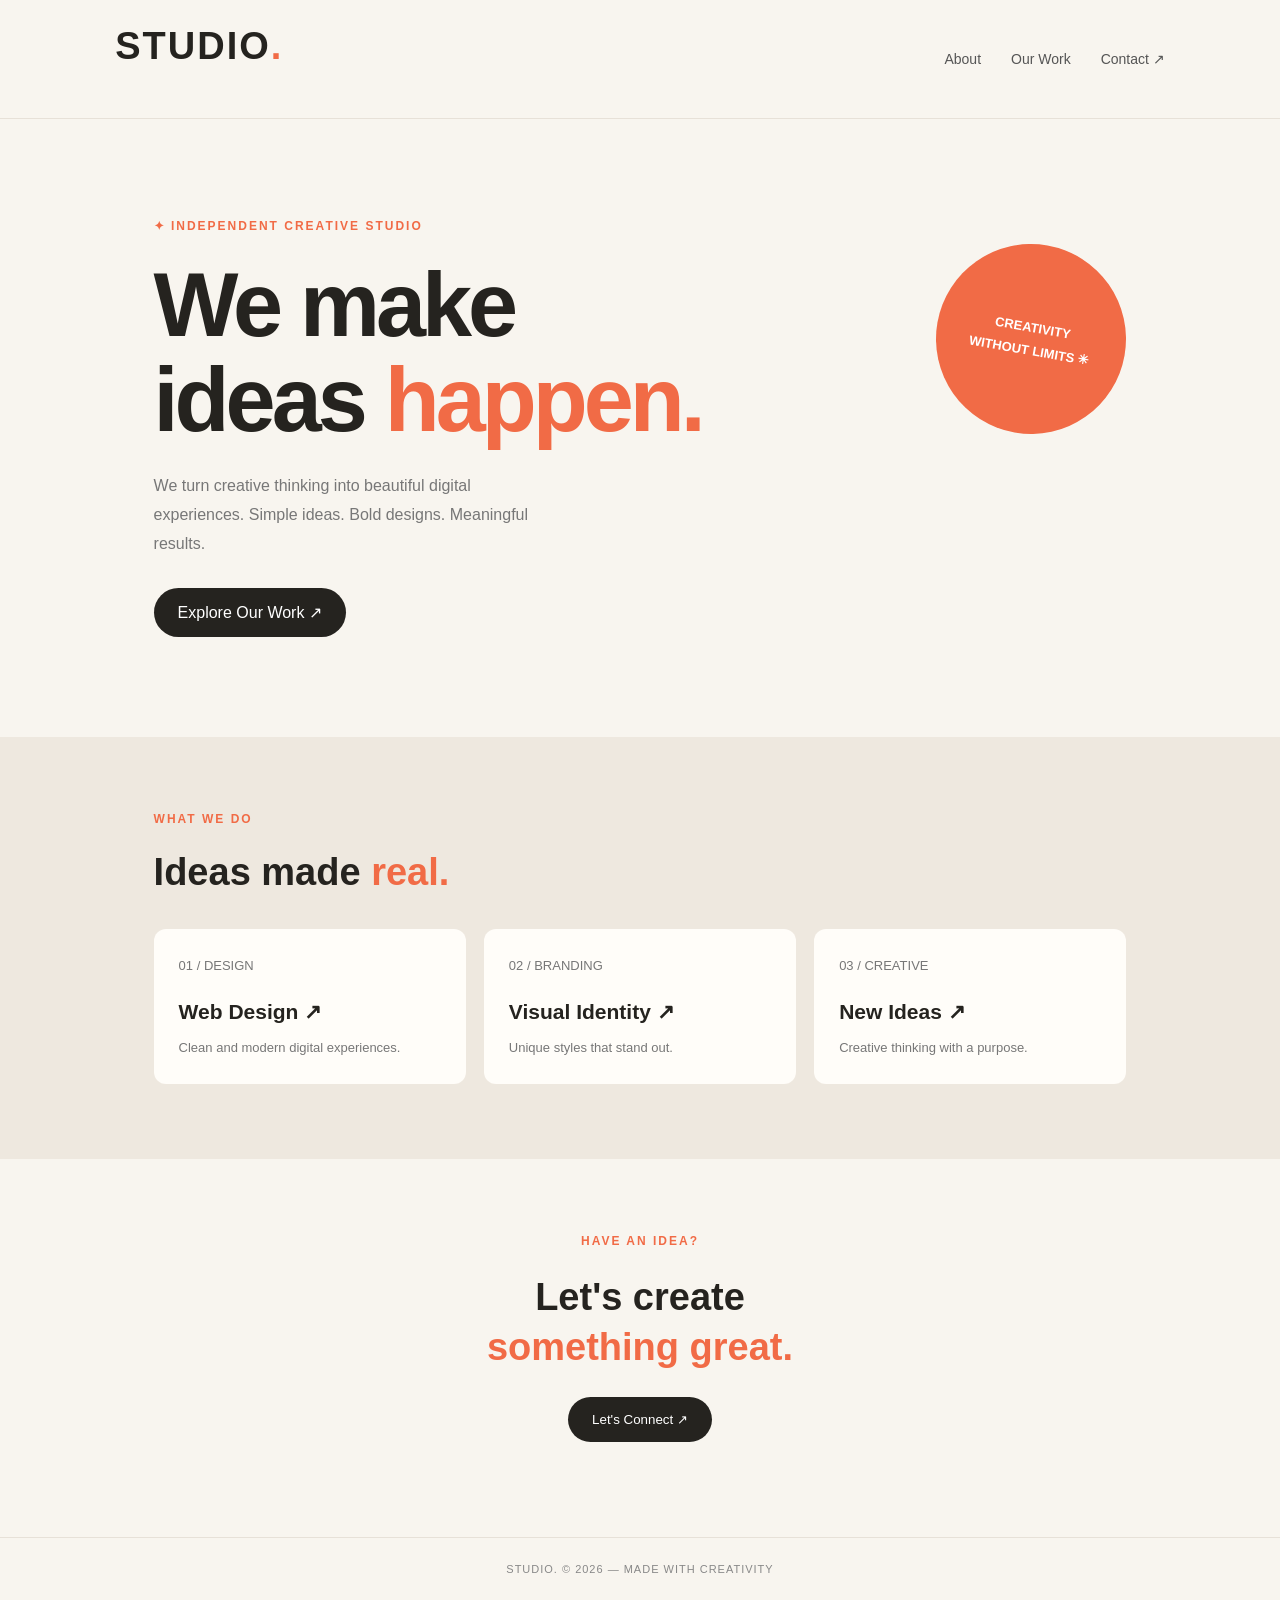
<file: index.html>
<!DOCTYPE html>
<html lang="en">
<head>
    <meta charset="UTF-8">
    <meta name="viewport" content="width=device-width, initial-scale=1.0">
    <title>Creative Studio</title>
    <link rel="stylesheet" href="style.css">
</head>
<body>

    <nav>
        <h2>STUDIO<span>.</span></h2>
        <a href="#about">About</a>
        <a href="#work">Our Work</a>
        <a href="#contact">Contact ↗</a>
    </nav>

    <main id="about">
        <p class="tag">✦ INDEPENDENT CREATIVE STUDIO</p>

        <h1>We make<br>ideas <span>happen.</span></h1>

        <p class="description">
            We turn creative thinking into beautiful digital experiences.
            Simple ideas. Bold designs. Meaningful results.
        </p>

        <a href="#work" class="button">Explore Our Work ↗</a>

        <div class="circle">CREATIVITY<br>WITHOUT LIMITS ✳</div>
    </main>

    <section id="work">
        <p class="tag">WHAT WE DO</p>
        <h2>Ideas made <span>real.</span></h2>

        <div class="cards">
            <div class="card">
                <p>01 / DESIGN</p>
                <h3>Web Design ↗</h3>
                <p>Clean and modern digital experiences.</p>
            </div>

            <div class="card">
                <p>02 / BRANDING</p>
                <h3>Visual Identity ↗</h3>
                <p>Unique styles that stand out.</p>
            </div>

            <div class="card">
                <p>03 / CREATIVE</p>
                <h3>New Ideas ↗</h3>
                <p>Creative thinking with a purpose.</p>
            </div>
        </div>
    </section>

    <section id="contact">
        <p class="tag">HAVE AN IDEA?</p>
        <h2>Let's create<br><span>something great.</span></h2>
        <button onclick="contactMe()">Let's Connect ↗</button>
        <p id="message"></p>
    </section>

    <footer>STUDIO. © 2026 — MADE WITH CREATIVITY</footer>

    <script>
        function contactMe() {
            document.getElementById("message").innerHTML =
                "Thanks for stopping by! Let's make something amazing. ✨";
        }
    </script>

</body>
</html>
</file>
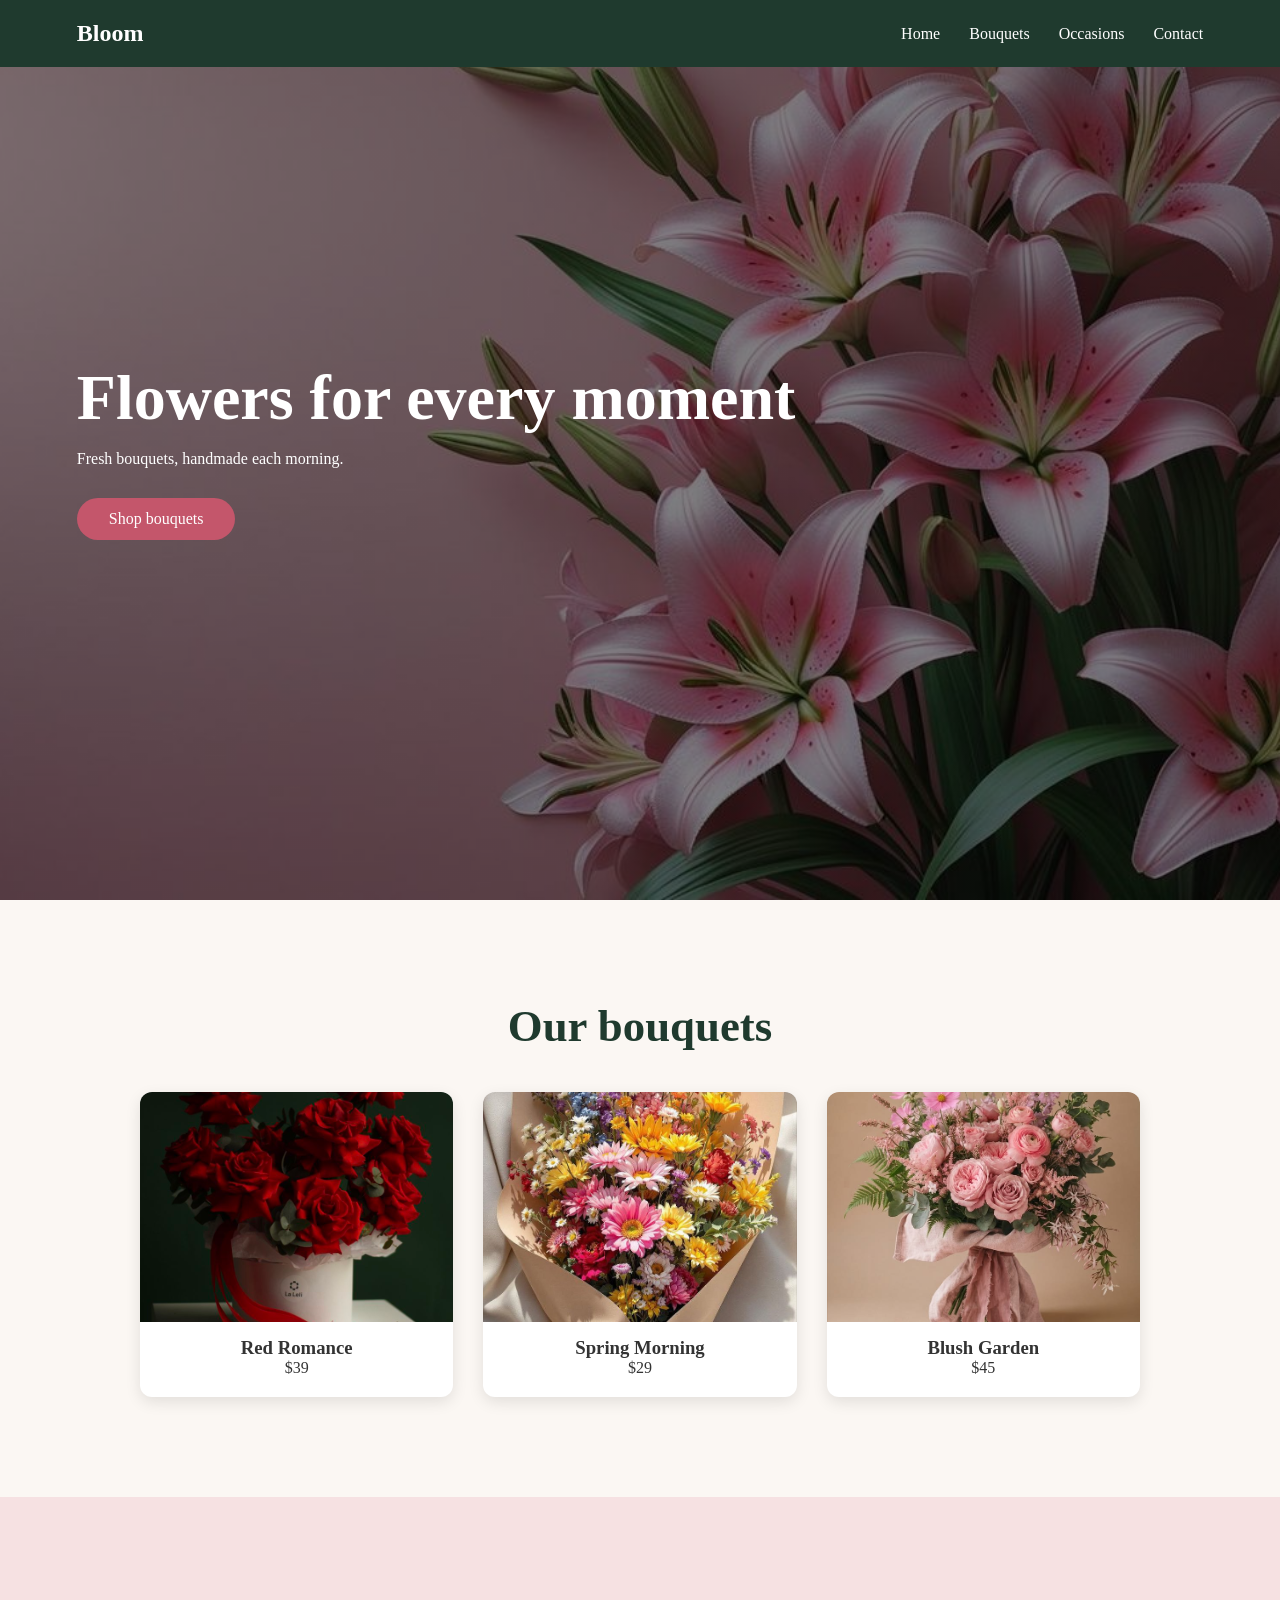
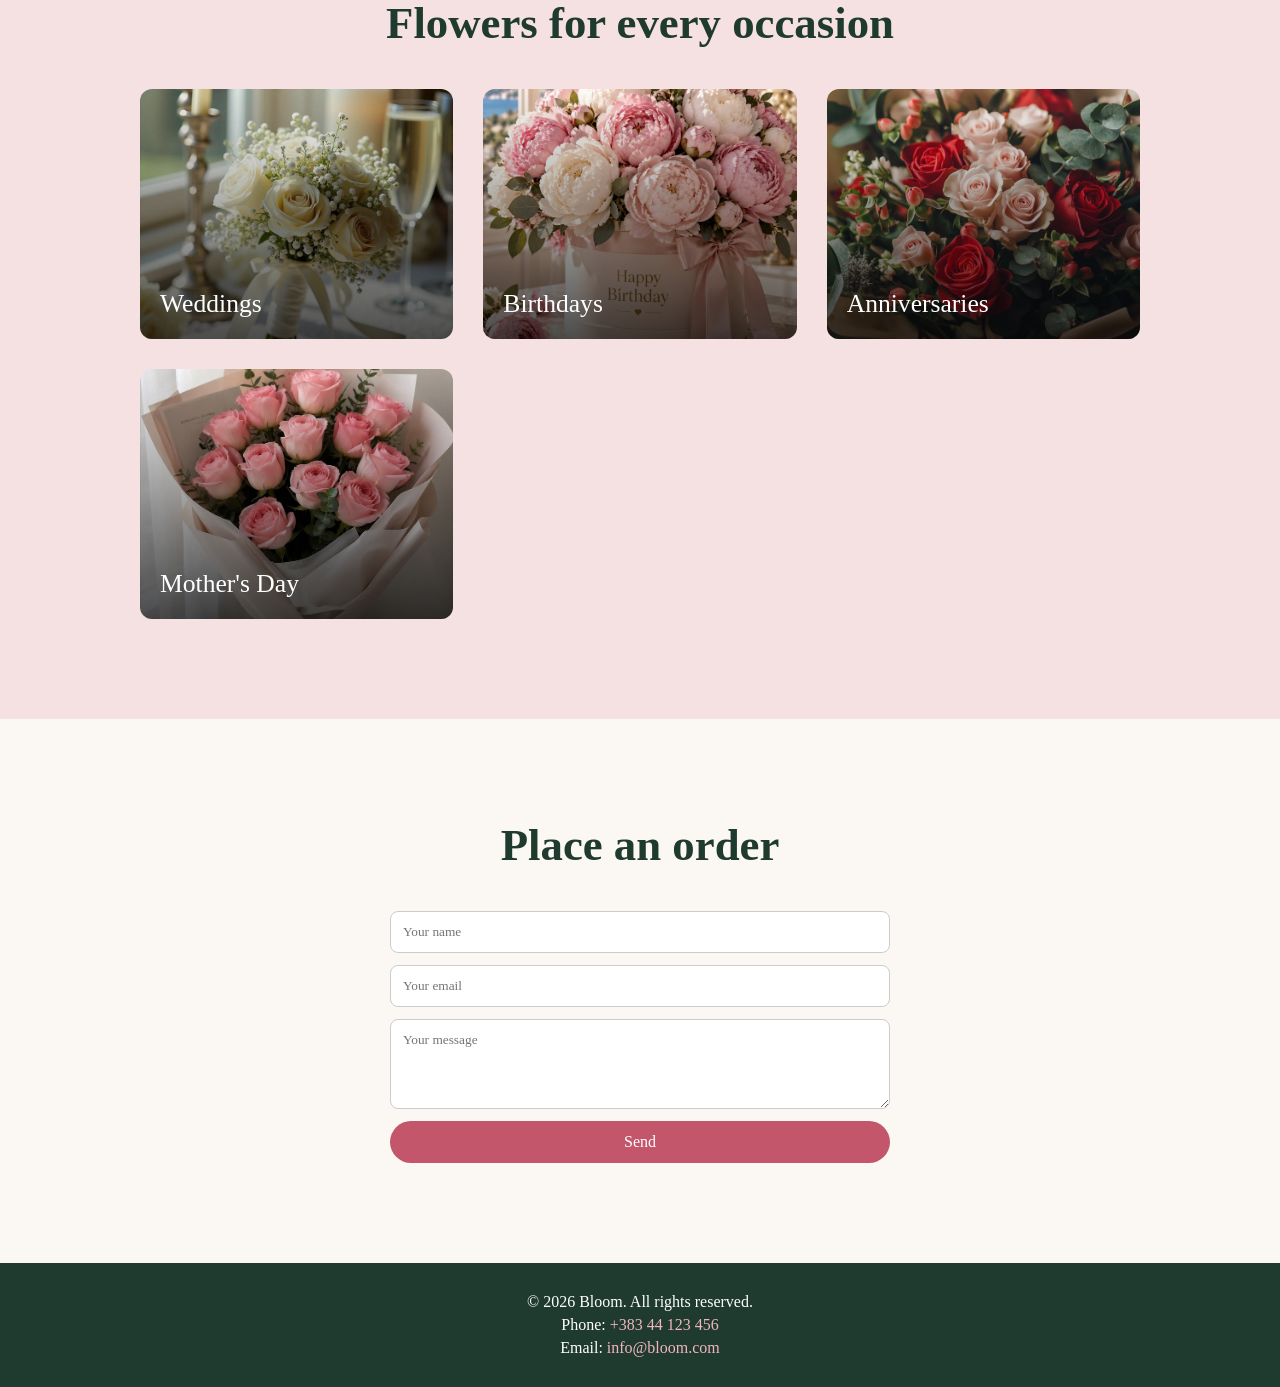
<file: Projekti/index.html>
<!DOCTYPE html>
<html lang="en">
<head>
  <meta charset="UTF-8">
  <meta name="viewport" content="width=device-width, initial-scale=1">
  <title>Bloom | Flower Shop</title>
  <link rel="stylesheet" href="style.css">
</head>
<body>

  <header class="navbar">
    <h2 class="logo">Bloom</h2>
    <nav>
      <a href="#home">Home</a>
      <a href="#bouquets">Bouquets</a>
      <a href="#occasions">Occasions</a>
      <a href="#contact">Contact</a>
    </nav>
  </header>

  <section class="hero" id="home">
    <h1>Flowers for every moment</h1>
    <p>Fresh bouquets, handmade each morning.</p>
    <a href="#bouquets" class="btn">Shop bouquets</a>
  </section>

  <section class="section" id="bouquets">
    <h2>Our bouquets</h2>
    <div class="grid">
      <div class="card">
        <div class="photo b1"></div>
        <h3>Red Romance</h3>
        <p>$39</p>
      </div>
      <div class="card">
        <div class="photo b2"></div>
        <h3>Spring Morning</h3>
        <p>$29</p>
      </div>
      <div class="card">
        <div class="photo b3"></div>
        <h3>Blush Garden</h3>
        <p>$45</p>
      </div>
    </div>
  </section>

  <section class="section pink" id="occasions">
    <h2>Flowers for every occasion</h2>
    <div class="grid">
      <a href="#contact" class="occ o1"><span>Weddings</span></a>
      <a href="#contact" class="occ o2"><span>Birthdays</span></a>
      <a href="#contact" class="occ o3"><span>Anniversaries</span></a>
      <a href="#contact" class="occ o4"><span>Mother's Day</span></a>
    </div>
  </section>

  <section class="section" id="contact">
    <h2>Place an order</h2>
    <form>
      <input type="text" placeholder="Your name">
      <input type="email" placeholder="Your email">
      <textarea rows="4" placeholder="Your message"></textarea>
      <button class="btn">Send</button>
    </form>
  </section>

<footer>
  <p>&copy; 2026 Bloom. All rights reserved.</p>
  <p>Phone: <a href="tel:+38344123456">+383 44 123 456</a></p>
  <p>Email: <a href="mailto:info@bloom.com">info@bloom.com</a></p>
</footer>

</body>
</html>
</file>
<file: style.css>
* {
    margin: 0;
    padding: 0;
    box-sizing: border-box;
    scroll-behavior: smooth;
}

body {
    background: #f8f5ef;
    color: #25231f;
    font-family: Arial, sans-serif;
}

nav {
    padding: 25px 9%;
    display: flex;
    align-items: center;
    gap: 30px;
    border-bottom: 1px solid #e7e1d8;
}

nav h2 {
    margin-right: auto;
    letter-spacing: 2px;
}

span {
    color: #f16b46;
}

nav a {
    text-decoration: none;
    color: #555;
    font-size: 14px;
}

nav a:hover {
    color: #f16b46;
}

main {
    min-height: 520px;
    padding: 100px 12%;
    position: relative;
    overflow: hidden;
    animation: appear 1s ease;
}

.tag {
    color: #f16b46;
    font-size: 12px;
    letter-spacing: 2px;
    margin-bottom: 25px;
    font-weight: bold;
}

h1 {
    font-size: clamp(55px, 8vw, 90px);
    letter-spacing: -4px;
    line-height: 1.05;
}

.description {
    color: #777;
    max-width: 380px;
    line-height: 1.8;
    margin: 25px 0 30px;
}

.button, button {
    background: #25231f;
    color: white;
    border: none;
    border-radius: 30px;
    padding: 15px 24px;
    text-decoration: none;
    display: inline-block;
    cursor: pointer;
    transition: .3s;
}

.button:hover, button:hover {
    background: #f16b46;
    transform: translateY(-4px);
}

.circle {
    position: absolute;
    right: 12%;
    top: 125px;
    width: 190px;
    height: 190px;
    background: #f16b46;
    color: white;
    border-radius: 50%;
    display: grid;
    place-content: center;
    text-align: center;
    line-height: 1.8;
    font-size: 13px;
    font-weight: bold;
    transform: rotate(10deg);
    animation: float 4s infinite ease-in-out;
}

section {
    padding: 75px 12%;
}

#work {
    background: #eee8df;
}

h2 {
    font-size: 38px;
    margin-bottom: 25px;
}

.cards {
    display: grid;
    grid-template-columns: repeat(3, 1fr);
    gap: 18px;
    margin-top: 35px;
}

.card {
    background: #fffdf9;
    padding: 25px;
    border-radius: 12px;
    transition: .3s;
}

.card:hover {
    transform: translateY(-7px);
    box-shadow: 0 12px 25px #00000010;
}

.card p {
    color: #777;
    font-size: 13px;
    line-height: 1.8;
}

.card h3 {
    margin: 22px 0 12px;
    font-size: 21px;
}

#contact {
    text-align: center;
}

#contact h2 {
    line-height: 1.3;
    margin-bottom: 25px;
}

#message {
    margin-top: 20px;
    color: #f16b46;
}

footer {
    padding: 25px;
    text-align: center;
    color: #888;
    font-size: 11px;
    letter-spacing: 1px;
    border-top: 1px solid #e7e1d8;
}

@keyframes appear {
    from { opacity: 0; transform: translateY(20px); }
    to { opacity: 1; transform: translateY(0); }
}

@keyframes float {
    0%, 100% { transform: translateY(0) rotate(10deg); }
    50% { transform: translateY(-15px) rotate(15deg); }
}

@media (max-width: 700px) {
    nav { padding: 20px 5%; gap: 12px; flex-wrap: wrap; }
    nav a { font-size: 12px; }
    main { padding: 75px 8%; }
    .circle { position: relative; top: auto; right: auto; margin-top: 45px; }
    section { padding: 60px 8%; }
    .cards { grid-template-columns: 1fr; }
}
</file>
<file: Projekti/style.css>
* {
  margin: 0;
  padding: 0;
  box-sizing: border-box;
  font-family: Georgia, serif;
}

html {
  scroll-behavior: smooth;
}

body {
  background: #fbf7f3;
  color: #333;
}

a {
  text-decoration: none;
  color: inherit;
}

.navbar {
  position: fixed;
  top: 0;
  width: 100%;
  display: flex;
  justify-content: space-between;
  align-items: center;
  padding: 20px 6%;
  background: #1f3a2e;
  color: white;
  z-index: 10;
}

nav a {
  margin-left: 25px;
  transition: color 0.3s;
}

nav a:hover {
  color: #f0b6c0;
}

.hero {
  height: 100vh;
  display: flex;
  flex-direction: column;
  justify-content: center;
  align-items: flex-start;
  padding: 0 6%;
  color: white;
  background:
    linear-gradient(
      rgba(0, 0, 0, 0.5),
      rgba(0, 0, 0, 0.5)
    ),
    url('images/hero.jpg') center / cover,
    #3b5a4a;
}

.hero h1 {
  font-size: 4rem;
  animation: slideUp 1s ease;
}

.hero p {
  margin: 15px 0 30px;
  animation: slideUp 1.4s ease;
}

@keyframes slideUp {
  from {
    opacity: 0;
    transform: translateY(40px);
  }

  to {
    opacity: 1;
    transform: translateY(0);
  }
}

.btn {
  padding: 12px 32px;
  background: #c4566b;
  color: white;
  border: none;
  border-radius: 30px;
  font-size: 1rem;
  cursor: pointer;
  transition: 0.5s;
}

.btn:hover {
  background: #a63f54;
  transform: translateY(-3px);
}

.section {
  padding: 100px 6%;
  text-align: center;
}

.section h2 {
  font-size: 2.8rem;
  margin-bottom: 40px;
  color: #1f3a2e;
}

.pink {
  background: #f6e1e2;
}

.grid {
  display: grid;
  grid-template-columns: repeat(auto-fit, minmax(250px, 1fr));
  gap: 30px;
  max-width: 1000px;
  margin: auto;
}

.card {
  background: white;
  border-radius: 12px;
  overflow: hidden;
  padding-bottom: 20px;
  box-shadow: 0 5px 15px rgba(0, 0, 0, 0.1);
  transition: 0.4s;
}

.card:hover {
  transform: translateY(-10px);
}

.card h3 {
  margin-top: 15px;
}

.photo {
  height: 230px;
  background-size: cover;
  background-position: center;
  transition: 0.5s;
}

.card:hover .photo {
  transform: scale(1.1);
}

.b1 {
  background-image: url('images/b1.jpg');
  background-color: #b23a48;
}

.b2 {
  background-image: url('images/b2.jpg');
  background-color: #e8a33d;
}

.b3 {
  background-image: url('images/b3.jpg');
  background-color: #e7a7b3;
}

.occ {
  position: relative;
  height: 250px;
  display: flex;
  align-items: flex-end;
  padding: 20px;
  border-radius: 12px;
  overflow: hidden;
  color: white;
  font-size: 1.6rem;
  background-size: cover;
  background-position: center;
  transition: 0.4s;
}

.occ::before {
  content: '';
  position: absolute;
  inset: 0;
  background: linear-gradient(
    to top,
    rgba(0, 0, 0, 0.7),
    transparent
  );
  transition: 0.4s;
}

.occ span {
  position: relative;
}

.occ:hover {
  transform: scale(1.05);
}

.occ:hover::before {
  background: linear-gradient(
    to top,
    rgba(196, 86, 107, 0.9),
    transparent
  );
}

.o1 {
  background-image: url('images/wedding.jpg');
  background-color: #8f7a83;
}

.o2 {
  background-image: url('images/birthday.jpg');
  background-color: #d98a3d;
}

.o3 {
  background-image: url('images/anniversary.jpg');
  background-color: #a8485a;
}

.o4 {
  background-image: url('images/mother.jpg');
  background-color: #5f8a6e;
}

form {
  max-width: 500px;
  margin: auto;
  display: flex;
  flex-direction: column;
  gap: 12px;
}

input,
textarea {
  padding: 12px;
  border: 1px solid #ccc;
  border-radius: 8px;
  transition: 0.3s;
}

input:focus,
textarea:focus {
  outline: none;
  border-color: #c4566b;
}

footer {
  background: #1f3a2e;
  color: white;
  text-align: center;
  padding: 25px;
}

footer p {
  margin: 5px 0;
}

footer a {
  color: #f0b6c0;
  transition: color 1s ease;
}

footer a:hover {
  color: white;
}

@media (max-width: 700px) {
  .hero h1 {
    font-size: 2.6rem;
  }

  nav a {
    margin-left: 12px;
  }
}
</file>
